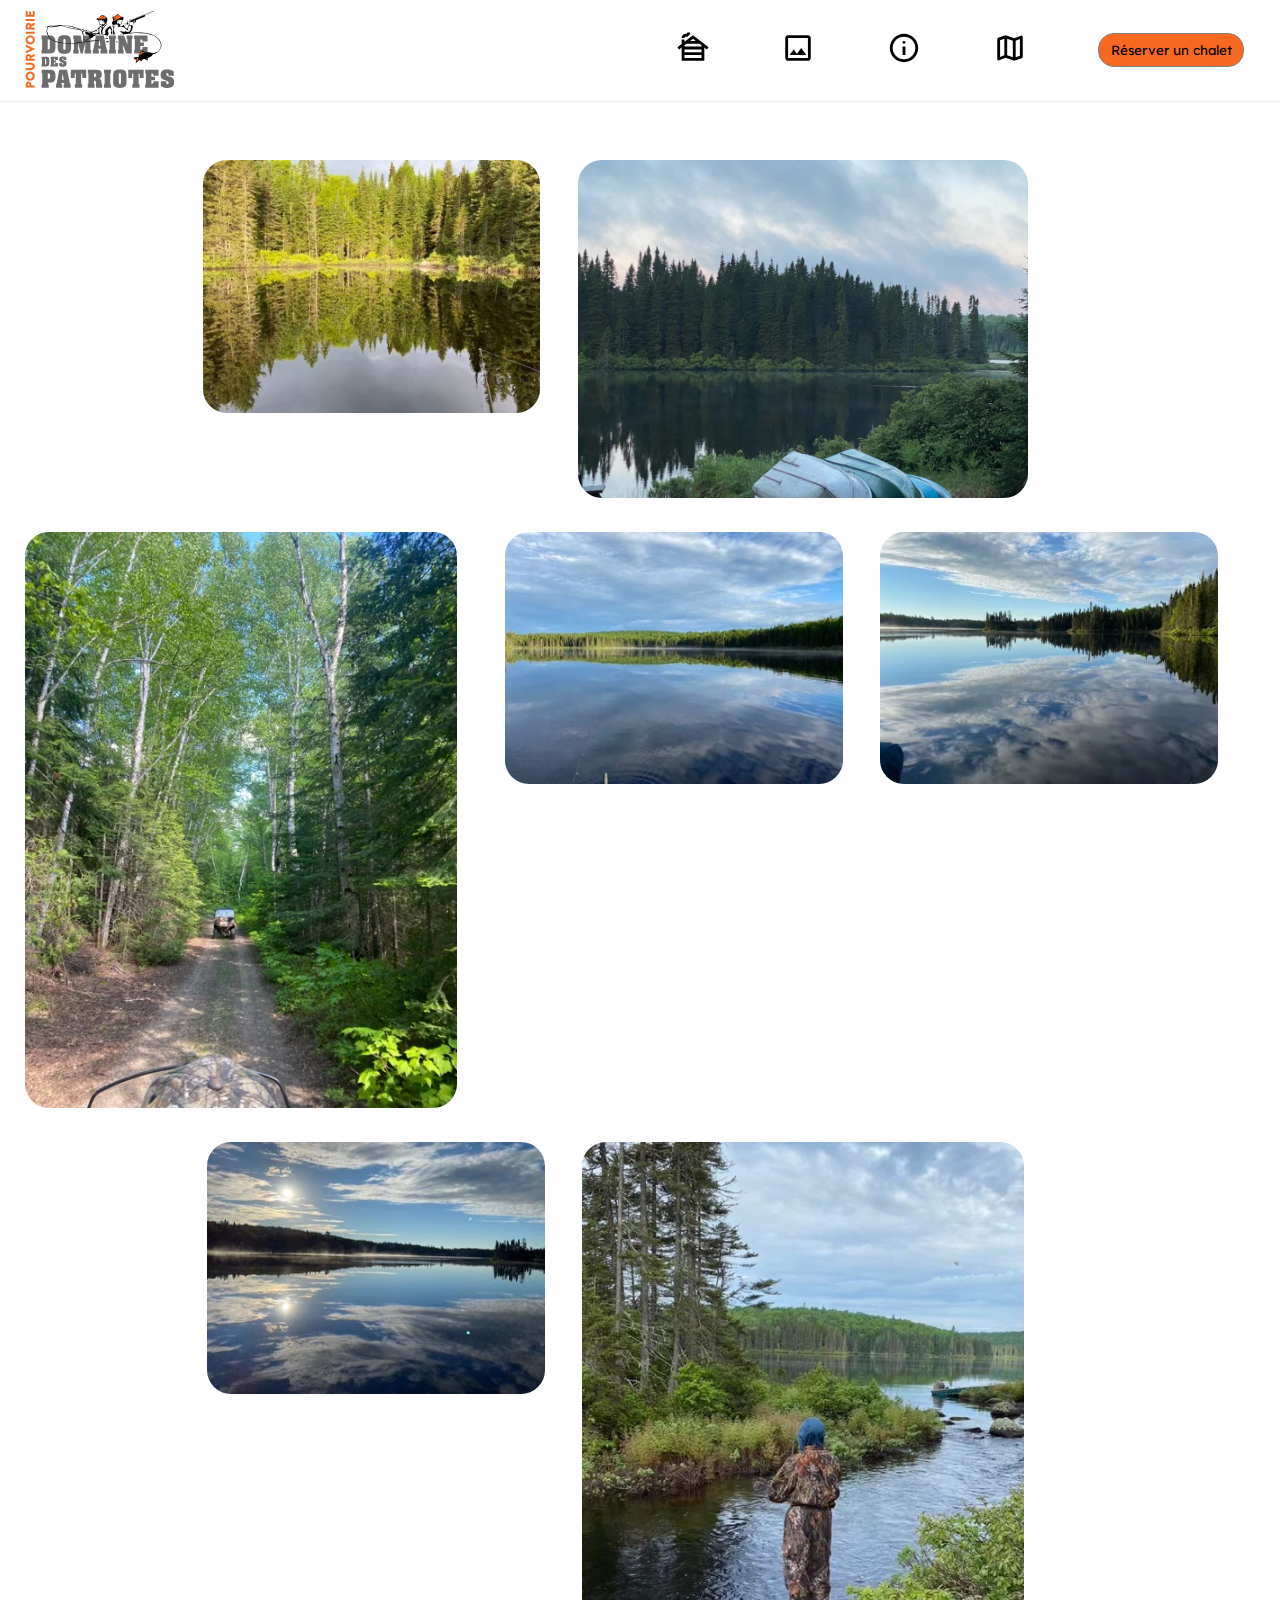
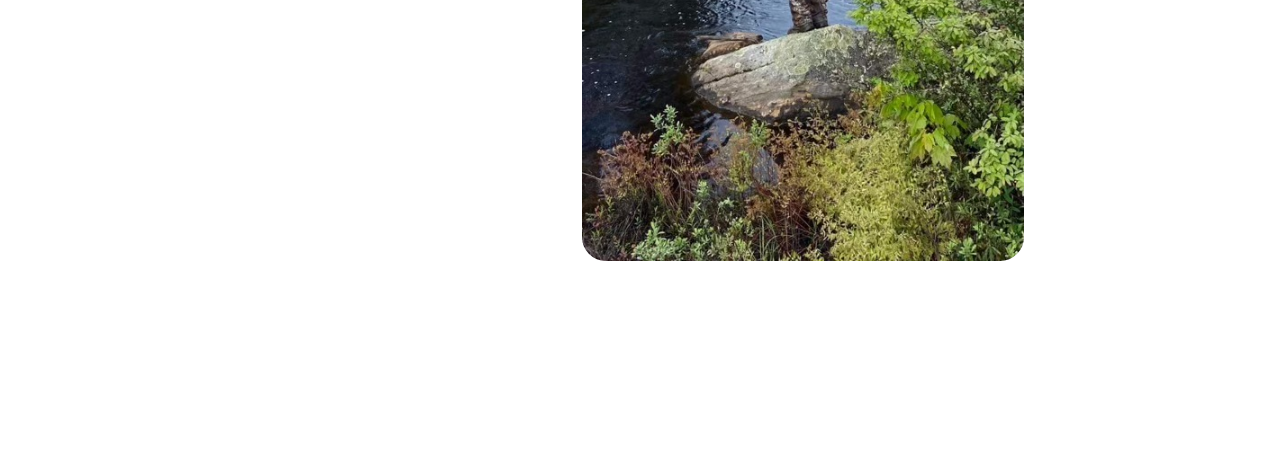
<file: images.html>
<!DOCTYPE html>
<html>
    <head>
        <meta charset="utf-8">
        <meta name="viewport" content="width=device-width, initial-scale=1.0">
        <link href="page_acceuil.css" rel="stylesheet">
        <link href="images.css" rel="stylesheet">
    </head>

    <body id="body-chalet">
        <header id="header-chalets" class="header-container">       
             <div id="header-left-chalets" class="header-left">
                 <a href="./index.html"><img class="medium-logo" src="Icones/logo.svg"/></a>
            </div>
               
            <div id="header-right-chalets" class="header-right">
                <a href="chalets.html"><img class="chalet-icone" src="Icones\cabin_icone.svg" alt=""/></a>
                <a href=""><img class="image-icone" src="Icones\image_icone.svg"/></a>
                <a href="information.html"><img class="info-icone" src="Icones\info_icone.svg"/></a>
                <a href="Carte\carteDomainedesPatriotes.pdf" target="_blank"><img class="carte-icone" src="Icones\carte_icone.svg"/></a>
                <button class="reservation" onclick="location.href ='reservation.html';">Réserver un chalet</button>
            </div>
        </header>

        <div class="imgs-container">
            <div class="img-container">
                <img class="img" src="./Photos/Photo1.jpg">
            </div>
            <div class="img-container">
                <img class="img" src="./Photos/Photo2.jpg">
            </div>
            <div class="img-container">
                <img class="img" src="./Photos/Photo3.jpg">
            </div>
            <div class="img-container">
                <img class="img" src="./Photos/Photo4.jpg">
            </div>
            <div class="img-container">
                <img class="img" src="./Photos/Photo5.jpg">
            </div>
            <div class="img-container">
                <img class="img" src="./Photos/Photo6.jpg">
            </div>
            <div class="img-container">
                <img class="img" src="./Photos/Photo7.jpg">
            </div>
        </div>
</file>
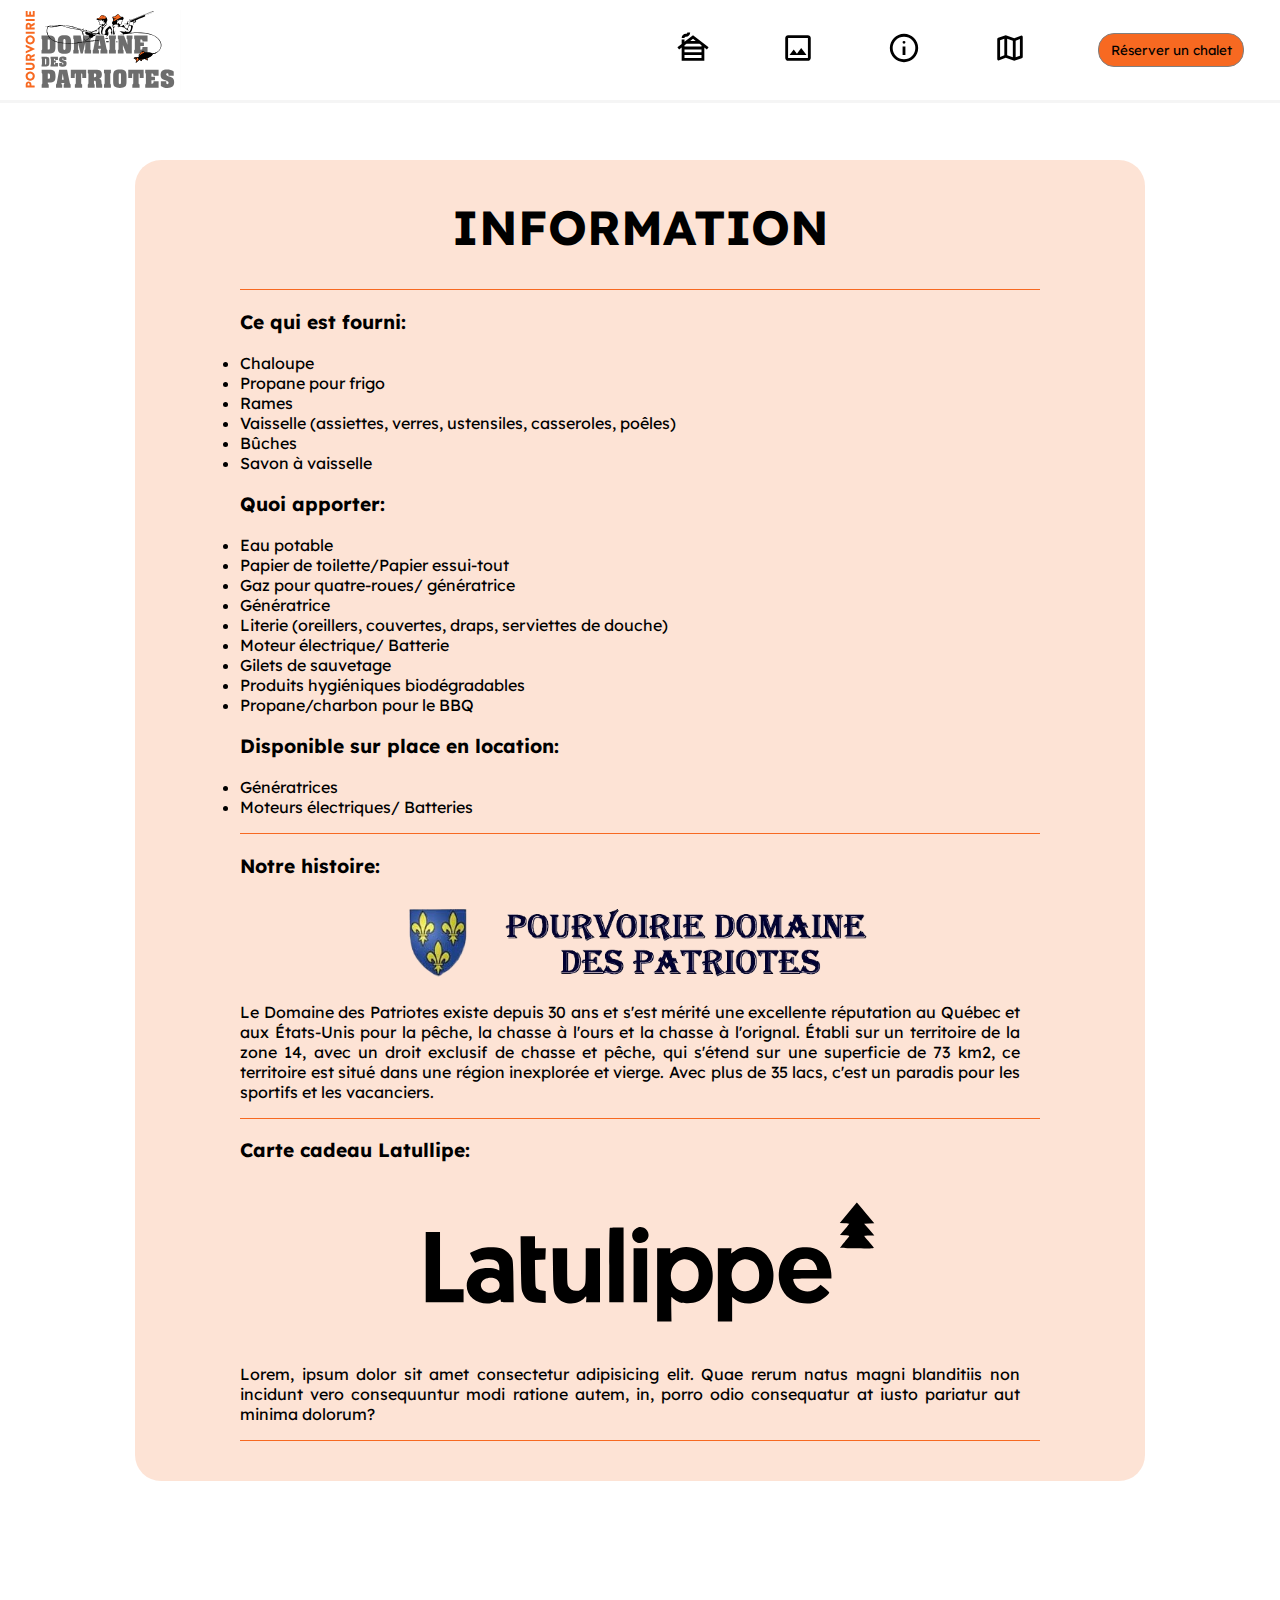
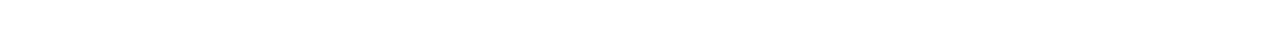
<file: information.html>
<!DOCTYPE html>
<html lang="fr">
    <head>
        <meta charset="utf-8">
        <meta name="viewport" content="width=device-width, initial-scale=1.0">
        <link href="page_acceuil.css" rel="stylesheet">
        <link href="information.css" rel="stylesheet">
        <style>
            @import url('https://fonts.googleapis.com/css2?family=Lexend:wght@100;400;900&display=swap');
        </style>
        <title>Information</title>
        <!-- Remove the unnecessary 'charset' meta element -->
        <!-- Remove the unnecessary 'viewport' meta element -->
        <link href="page_acceuil.css" rel="stylesheet">
        <link href="information.css" rel="stylesheet">
        <style>
            @import url('https://fonts.googleapis.com/css2?family=Lexend:wght@100;400;900&display=swap');
        </style>
    </head>

    <body id="body-info"> 
        <header id="header-info" class="header-container">       
             <div id="header-left-info" class="header-left">
                 <a href="./index.html"><img class="medium-logo" src="Icones/logo.svg" alt="Logo"/></a>
            </div>
               
            <div id="header-right-info" class="header-right">
                <a href="chalets.html" title="View Chalets"><img class="chalet-icone" src="Icones\cabin_icone.svg" alt=""/></a>
                <a href="images.html"><img class="image-icone" src="Icones\image_icone.svg" alt="Image Icon"/></a>
                <a href=""><img class="info-icone" src="Icones\info_icone.svg" alt="Information Icon"/></a>
                <a href="Carte\carteDomainedesPatriotes.pdf" target="_blank" title="Voir la carte"><img class="carte-icone" src="Icones\carte_icone.svg" alt="Carte du Domaine des Patriotes"/></a>
                <button class="reservation" onclick="location.href ='reservation.html';">Réserver un chalet</button>
            </div>
        </header>
 
        <div class="info-container">
            <h1 class="info-titre">
                <!--Titre de la page: -->Information
            </h1>
        
            <div class="separator"></div>
            <h3><!--Titre liste 1-->Ce qui est fourni: </h3>
            <div>
                <ul> <!--Liste 1-->
                    <li>Chaloupe</li>
                    <li>Propane pour frigo</li>
                    <li>Rames</li>
                    <li>Vaisselle (assiettes, verres, ustensiles, casseroles, poêles)</li>
                    <li>Bûches</li>
                    <li>Savon à vaisselle</li>
                    
                </ul>
            </div>
            <h3><!--Titre liste 2-->Quoi apporter: </h3>
            <ul> <!--Liste 2-->
                <li>Eau potable</li>
                <li>Papier de toilette/Papier essui-tout</li>
                <li>Gaz pour quatre-roues/ génératrice</li>
                <li>Génératrice</li>
                <li>Literie (oreillers, couvertes, draps, serviettes de douche)</li>
                <li>Moteur électrique/ Batterie</li>
                <li>Gilets de sauvetage</li>
                <li>Produits hygiéniques biodégradables</li>
                <li>Propane/charbon pour le BBQ</li>

            </ul>
            <h3>Disponible sur place en location:</h3>
            <ul> <!--Liste 2-->
                <li>Génératrices</li>
                <li>Moteurs électriques/ Batteries</li>
            </ul>

            <div class="separator"></div>
            <h3><!---->Notre histoire: </h3>
            <img id="armoirie-ddp" src="./Icones/armoirie domaine patriotes.png" alt="Armoirie Domaine des Patriotes">
            <p><!--Histoire de la pourvoirie: -->
                Le Domaine des Patriotes existe depuis 30 ans et 
                s'est mérité une excellente réputation au Québec et 
                aux États-Unis pour la pêche, la chasse à l'ours et 
                la chasse à l'orignal. Établi sur un territoire de la zone 14, 
                avec un droit exclusif de chasse et pêche, qui s'étend sur une 
                superficie de 73 km2, ce territoire est situé dans une région 
                inexplorée et vierge. Avec plus de 35 lacs, c'est un paradis 
                pour les sportifs et les vacanciers.
            </p>
            
            <div class="separator" ></div>
            <h3><!---->Carte cadeau Latullipe: </h3>
            <a href="https://latulippe.com/fr/carte-cadeau-virtuelle/" target="_blank" rel="noopener" title="Carte cadeau Latulippe"><img class="latulippe" src="./Icones/Latulippe.svg" alt="Carte cadeau Latulippe"></a>
            <p><!--Explication carte cadeau: -->Lorem, ipsum dolor sit amet consectetur adipisicing elit. Quae rerum natus magni blanditiis non incidunt vero consequuntur modi ratione autem, in, porro odio consequatur at iusto pariatur aut minima dolorum?</p>
            <div class="separator" ></div>
        
        </div>            
    </body>
</file>
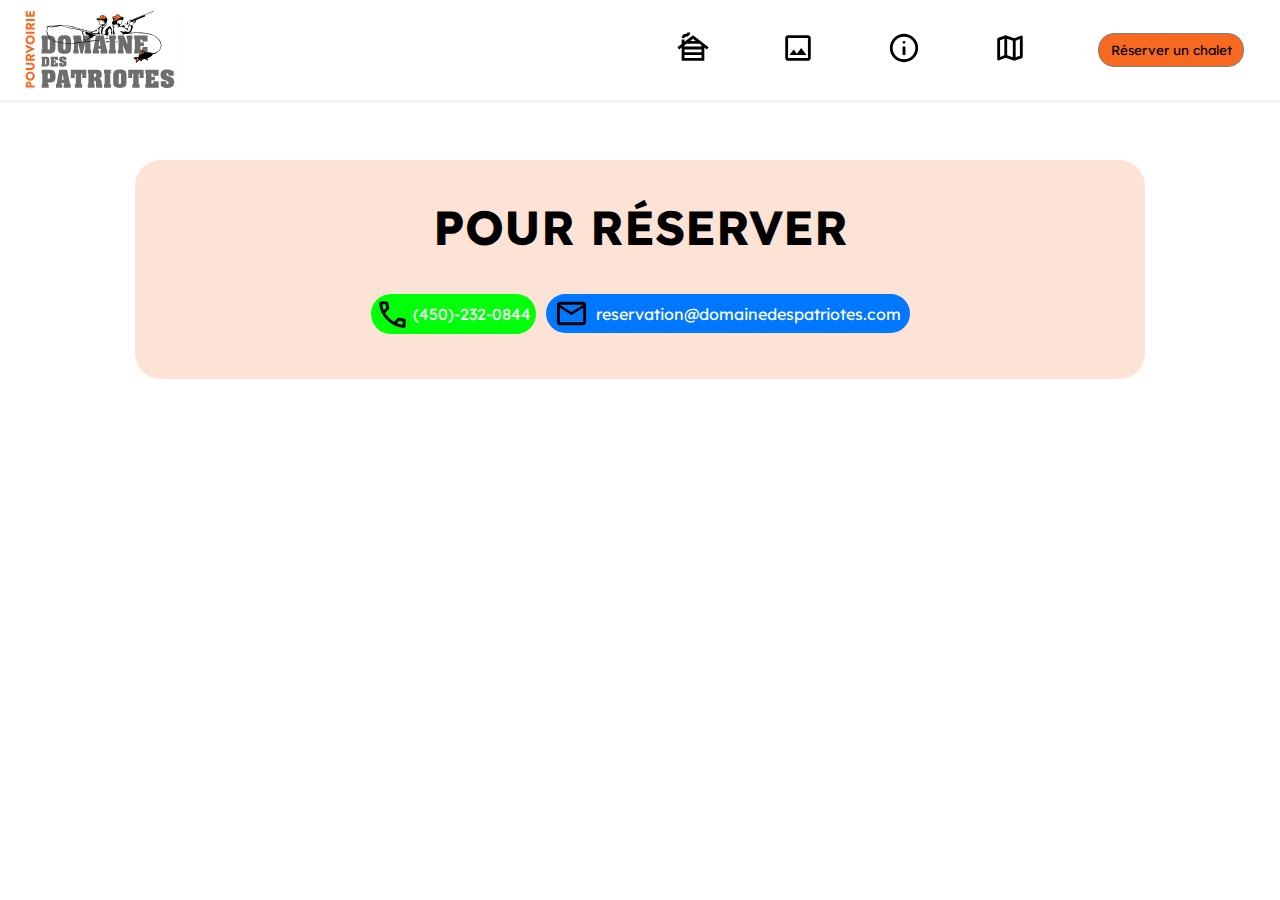
<file: reservation.html>
<!DOCTYPE html>
<html>
    <head>
        <meta charset="utf-8">
        <meta name="viewport" content="width=device-width, initial-scale=1.0">
        <link href="page_acceuil.css" rel="stylesheet">
        <link href="reservation.css" rel="stylesheet">
    </head>

    <header id="header-info" class="header-container">       
        <div class="header-left">
            <a href="./index.html"><img class="medium-logo" src="Icones/logo.svg"/></a>
       </div>
          
       <div class="header-right">
           <a href="chalets.html"><img class="chalet-icone" src="Icones\cabin_icone.svg" alt=""/></a>
           <a href="images.html"><img class="image-icone" src="Icones\image_icone.svg"/></a>
           <a href="information.html"><img class="info-icone" src="Icones\info_icone.svg"/></a>
           <a href="Carte\carteDomainedesPatriotes.pdf"><img class="carte-icone" src="Icones\carte_icone.svg"/></a>
           <button class="reservation" href="reservation.html"><span class="size3">Réserver un chalet</span></button>
       </div>
   </header>

    <body>
        <div class="reservation-container">
            <h1>Pour réserver</h1>
            <div id="contact-ddp">
                <a href="tel:+14502320844">
                    <div id="telephone-ddp">
                        <img id="telephone-icone" src="Icones/phone_icone.svg">
                        <p>(450)-232-0844</p>
                        
                    </div>
                </a>

                <a href="mailto:reservation@domainedespatriotes.com" target="_blank">
                    <div id="courriel-ddp">
                        <img id="mailicone" src="Icones/mail_icone.svg">
                        <p>reservation@domainedespatriotes.com</p>
                    </div>
                </a>
           
            </div>

            <!-- <h1>ou</h1>-->
            
            <!--<form action="https://formspree.io/f/xoqgqqoz" method="post">
                <fieldset class="top">
                    <label for="user-name">Name:
                    <input id="user-name"name="name" type="text" required></label>
                    
                    <label for="user-last-name">Last name:
                    <input id="last-name" name="last-name" type="text" required> </label>
                
                    <label for="email">Adresse courriel: 
                    <input id="email" name="email" type="mail" required> </label>
                    
                    <label for="telephone">Numéro de téléphone: 
                    <input id="telephone" name="telephone" type="phone" required> </label>
                </fieldset>
                <fieldset class="middle">
                    <label for="date-arrivée">Date d'arrivée
                    <input id="date-arrivée" name="date-arrivée" type="date" required> </label>
                    
                    <label for="date-départ">Date de départ
                    <input id="date-départ" name="date-départ" type="date" required> </label>
                </fieldset>

                <fieldset class="bottom">
                    <label>Nombre de personne
                    <input type="number" min="1" max="20" required></label>

                    <label>Chalet
                    <select>
                            <option>Choisir chalet</option>
                            <option>Barrette</option>
                            <option>Bouchard</option>
                            <option>Grand-Huard</option>
                            <option>Maître-Camp</option>
                            <option>Montredon</option>
                            <option>Myrtille</option>
                            <option>Petit-Huard</option>
                            <option>Sly</option>
                        </select>
                    </label>
                </fieldset>
                
                
                <fieldset class="bottom">
                    <legend>Type d'activité: </legend> 
                    <label>Chasse
                    <input name="activité" value="Chasse" type="radio">
                    </label>
                    <label>Pêche
                    <input name="activité"value="Pêche" type="radio">
                    </label>
                    <label>Autre
                    <input name="activité" value="autre" type="radio">
                    </label>
                </fieldset>  
                <input id="envoyer-formulaire" value="submit" type="submit">

                    
            </form>-->
        

 

   

    
   </body>
</file>
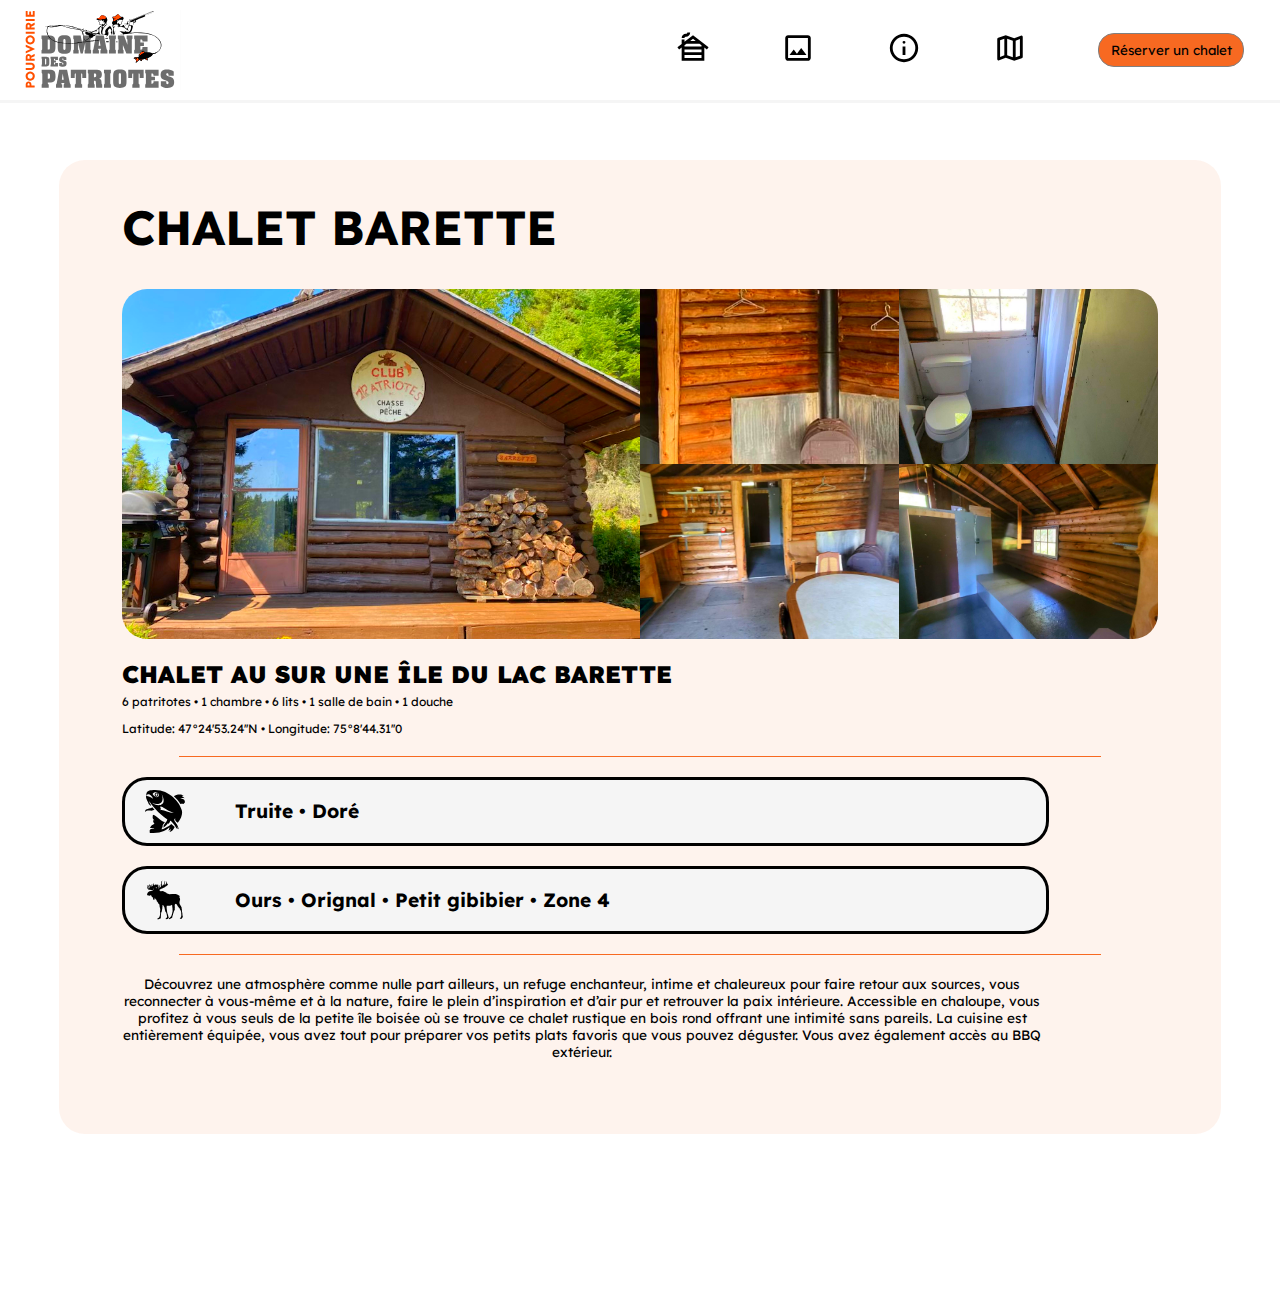
<file: Chalets/Barette/barette.html>
<!DOCTYPE html>
<html>
    <head>
        <meta charset="utf-8">
        <meta name="viewport" content="width=device-width, initial-scale=1.0">
        <link href="../../page_acceuil.css" rel="stylesheet">
        <link href="../../chalets.css" rel="stylesheet">
    </head>

    <body>    
        <header class="header-container">       
             <div class="header-left">
                 <a href="../../index.html"><img class="medium-logo" src="../../Icones/logo.svg"/></a>
            </div>
               
            <div class="header-right">
                <a href="../../chalets.html"><img class="chalet-icone" src="../../Icones/cabin_icone.svg" alt=""/></a>
                <a href="../../images.html"><img class="image-icone" src="../../Icones/image_icone.svg"/></a>
                <a href="../../information.html"><img class="info-icone" src="../../Icones/info_icone.svg"/></a>
                <a href="../../Carte/carteDomainedesPatriotes.pdf"target="_blank"><img class="carte-icone" src="../../Icones/carte_icone.svg"/></a>
                <button class="reservation" onclick="location.href ='../../reservation.html';">Réserver un chalet</button>
            </div>
        </header>

        <div class="chalet-container">
            <h1><!--Nom du chalet: -->Chalet Barette</h1>
            <div class="photos-container">
                <div class="photo-vedette">
                    <!--Photo en vedette-->
                    <img class="barette-vedette"  src="./Photos/Barette1.jpg" alt="Photo du chalet Barette">
                </div>
                <div class="photos-carrées">
                    <!--Photos en carré-->
                    <div id="photoCarreeUn" class="photos-carrées-container"><img src="./Photos/Barette2.jpg" alt="à venir"></div>
                    <div id="photoCarreeDeux"class="photos-carrées-container"><img src="./Photos/Barette3.jpg" alt="à venir"></div>
                    <div id="photoCarreeTrois" class="photos-carrées-container"><img src="./Photos/Barette4.jpg" alt="à venir"></div>
                    <div id="photoCarreeQuatre" class="photos-carrées-container"><img src="./Photos/Barette5.jpg" alt="à venir"></div>
                </div>
            </div>
            <h2><!--Sous titre du chalet: -->Chalet au sur une île du lac barette</h2>
            <p><!--Infos importantes: -->6 patritotes • 1 chambre • 6 lits • 1 salle de bain • 1 douche</p>
            <p>Latitude: 47°24'53.24''N • Longitude: 75°8'44.31''0</p>
            <div class="separator"></div>
            
            <div class="special">
                <img src="../../Icones/fish.svg">
                <h3><!--Poissons dans le lacs: -->Truite • Doré</h3>
            </div>
            <div class="special">
                <img src="../../Icones/orignal.svg">
                <h3><!--Zone de chasse: -->Ours • Orignal • Petit gibibier • Zone 4</h3>
            </div>
            <div class="separator"></div>
            <p class="description">
                <!--Description du chalet détaillé-->
                Découvrez une atmosphère comme nulle part ailleurs, un refuge enchanteur, intime et chaleureux pour faire retour aux sources, vous reconnecter à vous-même et à la nature, faire le plein d’inspiration et d’air pur et retrouver la paix intérieure. Accessible en chaloupe, vous profitez à vous seuls de la petite île boisée où se trouve ce chalet rustique en bois rond offrant une intimité sans pareils. La cuisine est entièrement équipée, vous avez tout pour préparer vos petits plats favoris que vous pouvez déguster. Vous avez également accès au BBQ extérieur. 
            </p>
        </div>
        <script src="/script.js"></script>
    </body>
</file>
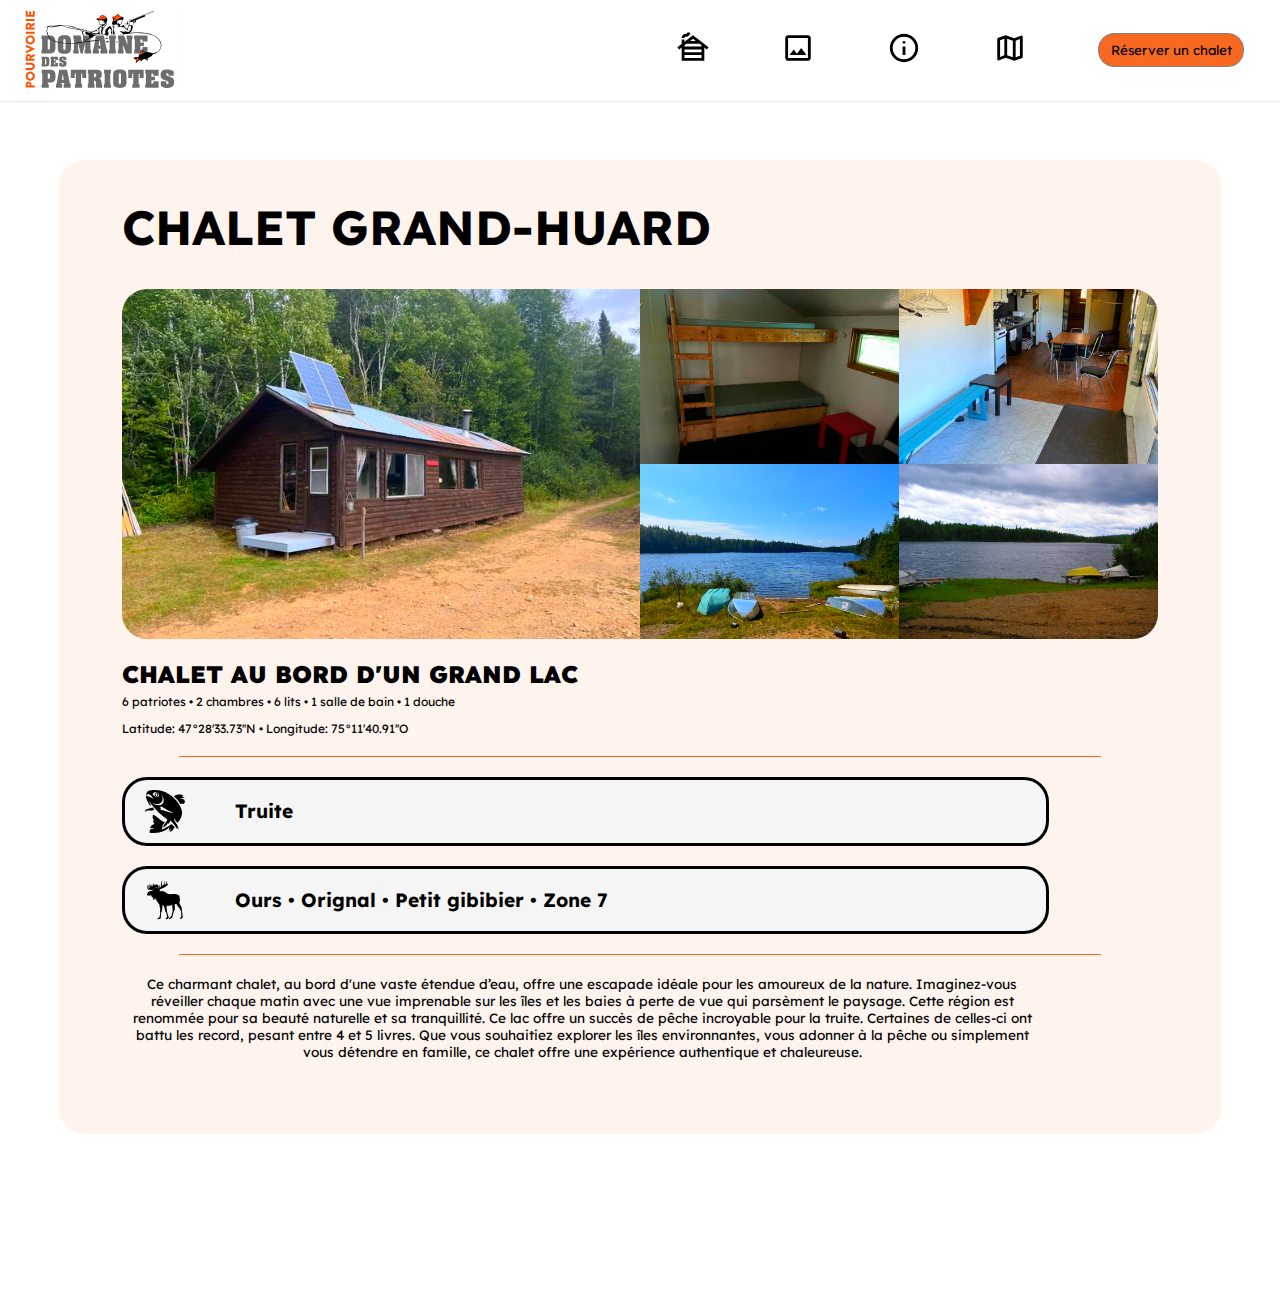
<file: Chalets/GrandHuard/grandhuard.html>
<!DOCTYPE html>
<html>
    <head>
        <meta charset="utf-8">
        <meta name="viewport" content="width=device-width, initial-scale=1.0">
        <link href="../../page_acceuil.css" rel="stylesheet">
        <link href="../../chalets.css" rel="stylesheet">
    </head>

    <body>    
        <header class="header-container">       
             <div class="header-left">
                 <a href="../../index.html"><img class="medium-logo" src="../../Icones/logo.svg"/></a>
            </div>
               
            <div class="header-right">
                <a href="../../chalets.html"><img class="chalet-icone" src="../../Icones/cabin_icone.svg" alt=""/></a>
                <a href="../../images.html"><img class="image-icone" src="../../Icones/image_icone.svg"/></a>
                <a href="../../information.html"><img class="info-icone" src="../../Icones/info_icone.svg"/></a>
                <a href="../../Carte/carteDomainedesPatriotes.pdf"target="_blank"><img class="carte-icone" src="../../Icones/carte_icone.svg"/></a>
                <button class="reservation" onclick="location.href ='../../reservation.html';">Réserver un chalet</button>
            </div>
        </header>

   

        <div class="chalet-container">
            <h1><!--Nom du chalet: -->Chalet grand-huard</h1>
            <div class="photos-container">
                <div class="photo-vedette">
                    <!--Photo en vedette-->
                    <img class="grandhuard-vedette" src="./Photos/GrandHuard1.jpg" alt="photo1">
                </div>
                <div class="photos-carrées">
                    <!--Photos en carré-->
                    <div class="photos-carrées-container"><img src="././Photos/GrandHuard2.jpg" alt="À venir"></div>
                    <div class="photos-carrées-container"><img src="./Photos/GrandHuard3.jpg"" alt="À venir"></div>
                    <div class="photos-carrées-container"><img src="./Photos/GrandHuard4.jpg"" alt="À venir"></div>
                    <div class="photos-carrées-container"><img src="./Photos/GrandHuard5.jpg"" alt="À venir"></div>
                </div>
            </div>
            <h2><!--Sous titre du chalet: -->Chalet au bord d'un grand lac</h2>
            <p><!--Infos importantes: -->6 patriotes • 2 chambres • 6 lits • 1 salle de bain • 1 douche</p>
            <p>Latitude: 47°28'33.73''N • Longitude: 75°11'40.91''O</p>
            <div class="separator"></div>
            
            <div class="special">
                <img src="../../Icones/fish.svg">
                <h3><!--Poissons dans le lacs: -->Truite </h3>
            </div>
            <div class="special">
                <img src="../../Icones/orignal.svg">
                <h3><!--Zone de chasse: -->Ours • Orignal • Petit gibibier • Zone 7</h3>
            </div>
            <div class="separator"></div>
            <p class="description">
                <!--Description du chalet détailléé-->
                Ce charmant chalet, au bord d'une vaste étendue d’eau, offre une escapade idéale pour les amoureux de la nature. Imaginez-vous réveiller chaque matin avec une vue imprenable sur les îles et les baies à perte de vue qui parsèment le paysage. Cette région est renommée pour sa beauté naturelle et sa tranquillité. Ce lac offre un succès de pêche incroyable pour la truite. Certaines de celles-ci ont battu les record, pesant entre 4 et 5 livres. Que vous souhaitiez explorer les îles environnantes, vous adonner à la pêche ou simplement vous détendre en famille, ce chalet offre une expérience authentique et chaleureuse. 
            </p>
        </div>
        <script src="../../script.js"></script>
    </body>
</file>
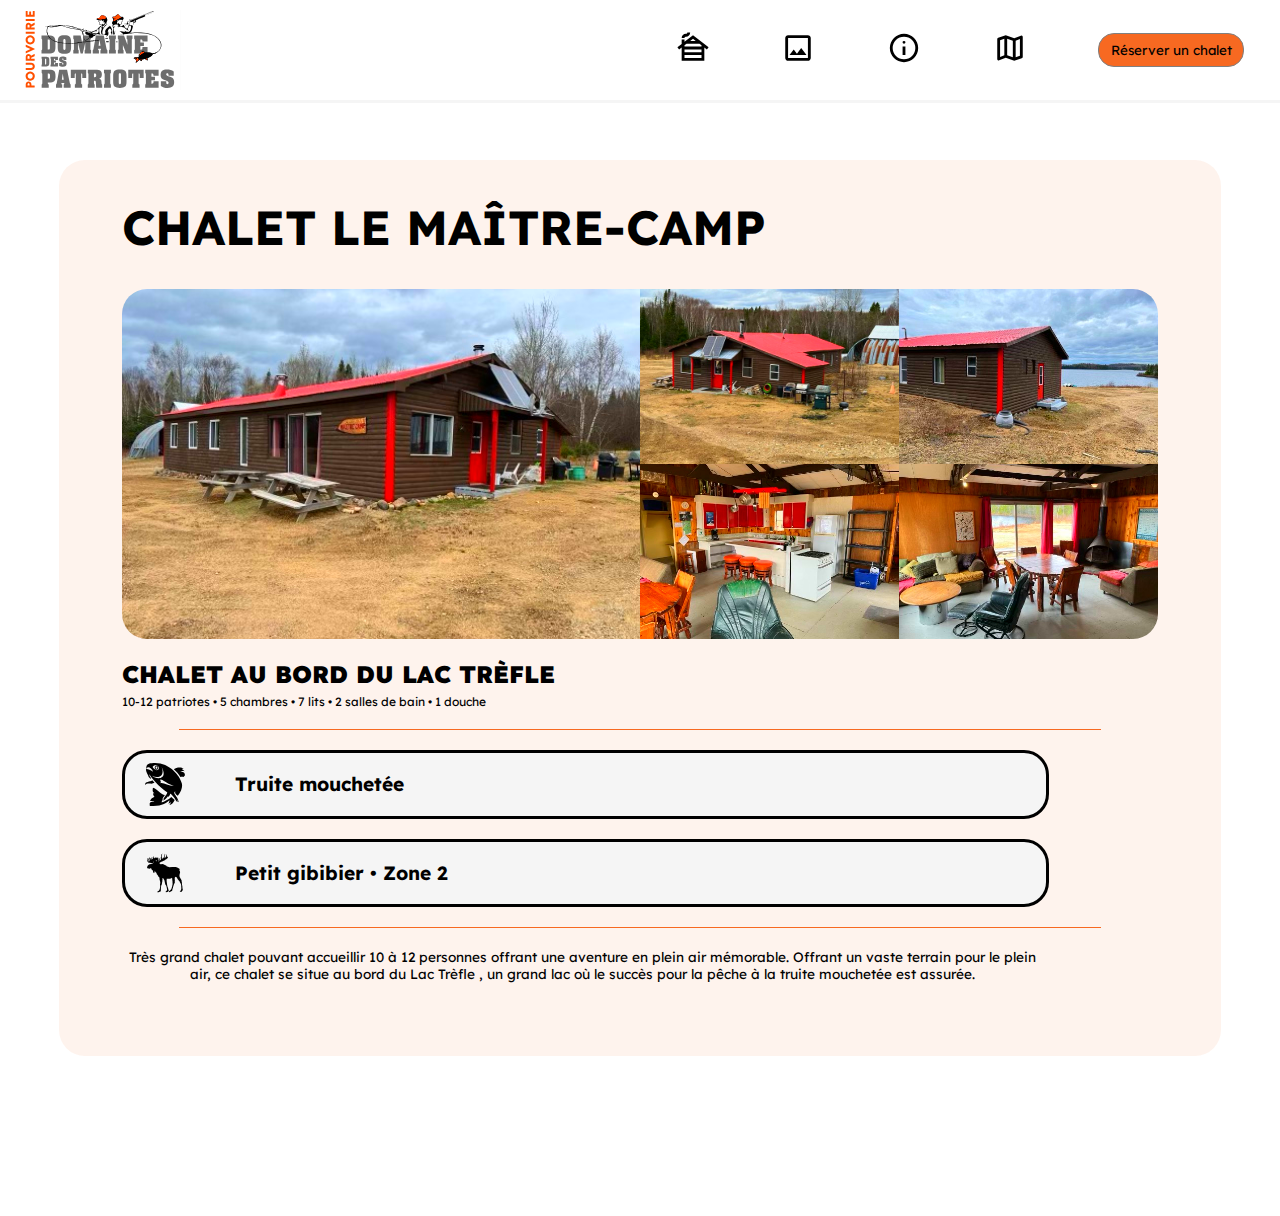
<file: Chalets/MaitreCamp/maitrecamp.html>
<!DOCTYPE html>
<html>
    <head>
        <meta charset="utf-8">
        <meta name="viewport" content="width=device-width, initial-scale=1.0">
        <link href="../../page_acceuil.css" rel="stylesheet">
        <link href="../../chalets.css" rel="stylesheet">
    </head>

    <body>    
        <header class="header-container">       
             <div class="header-left">
                 <a href="../../index.html"><img class="medium-logo" src="../../Icones/logo.svg"/></a>
            </div>
               
            <div class="header-right">
                <a href="../../chalets.html"><img class="chalet-icone" src="../../Icones/cabin_icone.svg" alt=""/></a>
                <a href="../../images.html"><img class="image-icone" src="../../Icones/image_icone.svg"/></a>
                <a href="../../information.html"><img class="info-icone" src="../../Icones/info_icone.svg"/></a>
                <a href="../../Carte/carteDomainedesPatriotes.pdf" target="_blank"><img class="carte-icone" src="../../Icones/carte_icone.svg"/></a>
                <button class="reservation" onclick="location.href ='../../reservation.html';">Réserver un chalet</button>
            </div>
        </header>

        <div class="chalet-container">
            <h1>Chalet le Maître-Camp</h1>
            <div class="photos-container">
                <div class="photo-vedette">
                    <img class="maitrecamp-vedette" src="./Photos/MaitreCamp1.jpg" alt="photo1">
                </div>
                <div class="photos-carrées">
                    <div class="photos-carrées-container"><img src="./Photos/MaitreCamp2.jpg" alt="Photo MaitreCamp2"></div>
                    <div class="photos-carrées-container"><img src="./Photos/MaitreCamp3.jpg" alt="Photo MaitreCamp3"></div>
                    <div class="photos-carrées-container"><img src="./Photos/MaitreCamp4.jpg" alt="Photo MaitreCamp4"></div>
                    <div class="photos-carrées-container"><img src="./Photos/MaitreCamp5.jpg" alt="Photo MaitreCamp5"></div>
                </div>
            </div>
            <h2>Chalet au bord du Lac Trèfle</h2>
            <p>10-12 patriotes • 5 chambres • 7 lits • 2 salles de bain • 1 douche</p>
            <div class="separator"></div>
            
            <div class="special">
                <img src="../../Icones/fish.svg">
                <h3>Truite mouchetée </h3>
            </div>
            <div class="special">
                <img src="../../Icones/orignal.svg">
                <h3>Petit gibibier • Zone 2</h3>
            </div>
            <div class="separator"></div>
            <p class="description">Très grand chalet pouvant accueillir 10 à 12 personnes offrant une aventure en plein air mémorable. Offrant un vaste terrain pour le plein air, ce chalet se situe au bord du Lac Trèfle
        , un grand lac où le succès pour la pêche à la truite mouchetée est assurée. 
            </p>
           

        
        </div>
    
    
    </body>
</file>
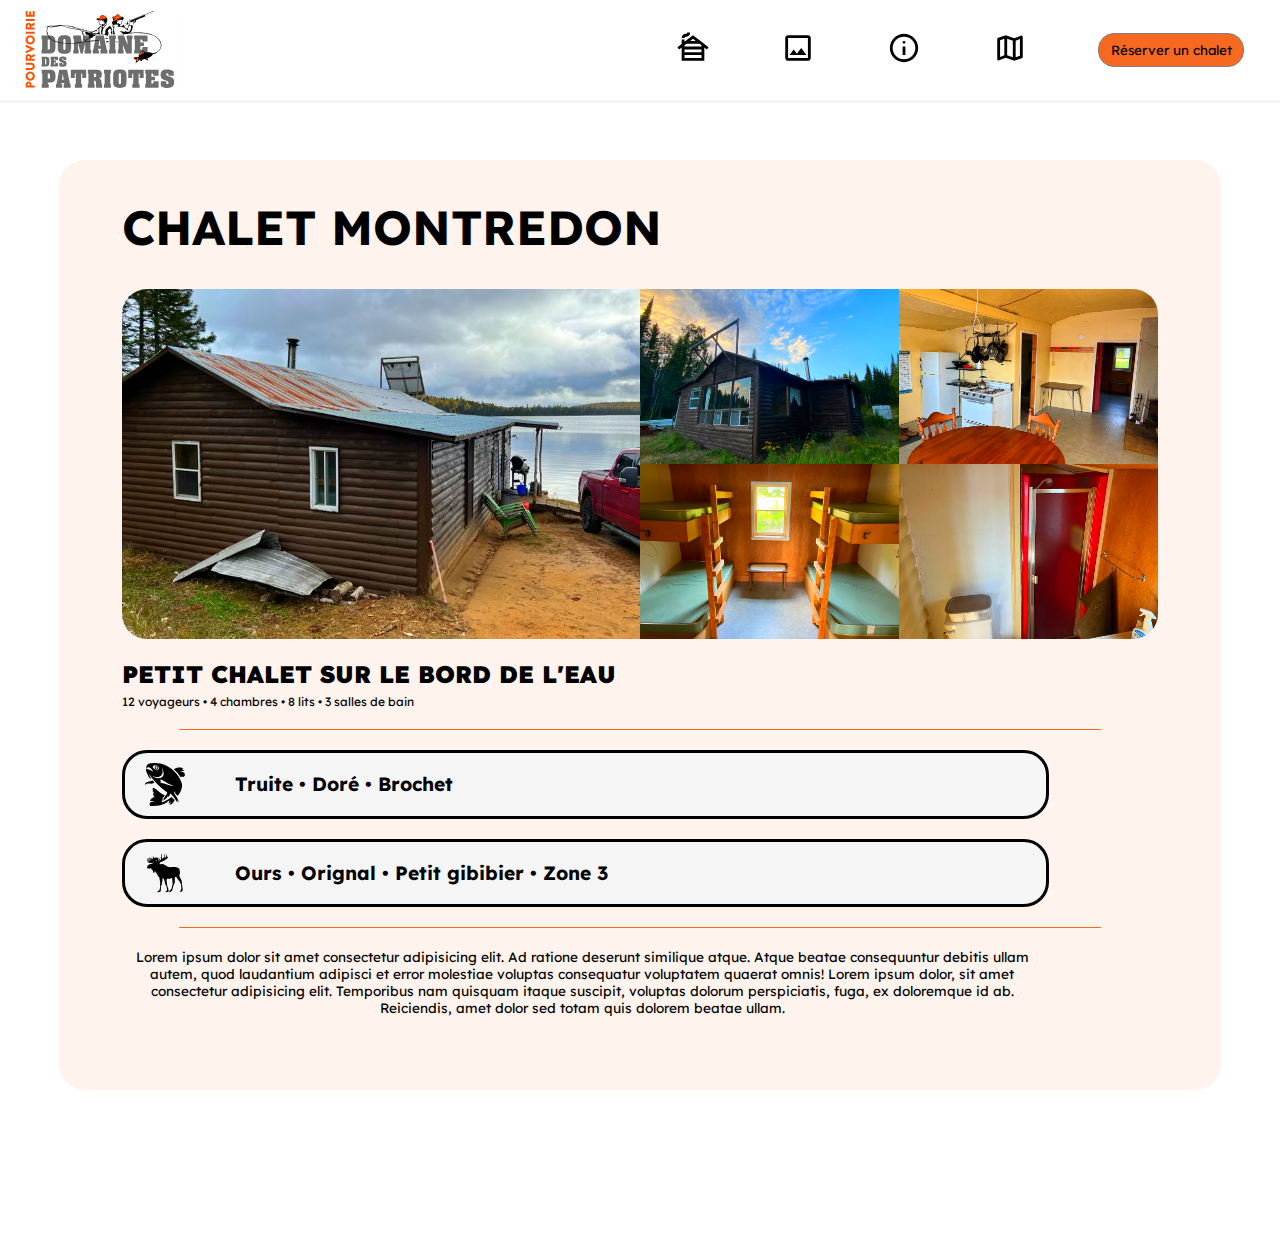
<file: Chalets/Montredon/montredon.html>
<!DOCTYPE html>
<html>
    <head>
        <meta charset="utf-8">
        <meta name="viewport" content="width=device-width, initial-scale=1.0">
        <link href="../../page_acceuil.css" rel="stylesheet">
        <link href="../../chalets.css" rel="stylesheet">
    </head>

    <body>    
        <header class="header-container">       
             <div class="header-left">
                 <a href="../../index.html"><img class="medium-logo" src="../../Icones/logo.svg"/></a>
            </div>
               
            <div class="header-right">
                <a href="../../chalets.html"><img class="chalet-icone" src="../../Icones/cabin_icone.svg" alt=""/></a>
                <a href="../../images.html"><img class="image-icone" src="../../Icones/image_icone.svg"/></a>
                <a href="../../information.html"><img class="info-icone" src="../../Icones/info_icone.svg"/></a>
                <a href="../../Carte/carteDomainedesPatriotes.pdf"target="_blank"><img class="carte-icone" src="../../Icones/carte_icone.svg"/></a>
                <button class="reservation" onclick="location.href ='../../reservation.html';">Réserver un chalet</button>
            </div>
        </header>

   

        <div class="chalet-container">
            <h1><!--Nom du chalet: -->Chalet Montredon</h1>
            <div class="photos-container">
                <div class="photo-vedette">
                    <!--Photo en vedette-->
                    <img class="montredon-vedette" src="./Photos/Montredon1.jpg" alt="photo1">
                </div>
                <div class="photos-carrées">
                    <!--Photos en carré-->
                    <div class="photos-carrées-container"><img src="./Photos/Montredon2.jpg" alt="photo2"></div>
                    <div class="photos-carrées-container"><img src="./Photos/Montredon3.jpg" alt="photo2"></div>
                    <div class="photos-carrées-container"><img src="./Photos/Montredon4.jpg" alt="photo2"></div>
                    <div class="photos-carrées-container"><img src="./Photos/Montredon5.jpg" alt="photo2"></div>
                </div>
            </div>
            <h2><!--Sous titre du chalet: -->Petit chalet sur le bord de l'eau</h2>
            <p><!--Infos importantes: -->12 voyageurs • 4 chambres • 8 lits • 3 salles de bain</p>
            <div class="separator"></div>
            
            <div class="special">
                <img src="../../Icones/fish.svg">
                <h3><!--Poissons dans le lacs: -->Truite • Doré • Brochet</h3>
            </div>
            <div class="special">
                <img src="../../Icones/orignal.svg">
                <h3><!--Zone de chasse: -->Ours • Orignal • Petit gibibier • Zone 3</h3>
            </div>
            <div class="separator"></div>
            <p class="description">
                <!--Description du chalet détaillé-->
                Lorem ipsum dolor sit amet consectetur adipisicing elit. Ad ratione deserunt similique atque.
                Atque beatae consequuntur debitis ullam autem, quod laudantium adipisci et error molestiae voluptas consequatur voluptatem quaerat omnis!
                Lorem ipsum dolor, sit amet consectetur adipisicing elit. Temporibus nam quisquam itaque suscipit, voluptas dolorum perspiciatis, fuga, ex doloremque id ab. Reiciendis, amet dolor sed totam quis dolorem beatae ullam.
            </p>
        </div>
        <script src="../../script.js"></script>
    </body>
</file>
<file: page_acceuil.css>
@font-face {
    font-family: Lexend;
    src: url(Lexend-VariableFont_wght.ttf);
}

* {
    text-decoration: none;
    font-family: 'Lexend', sans-serif;
}

h1 { 
    font-size: 3rem;
    text-transform: uppercase;
}

h2 {
    font-weight: 900;
    font-size: 1.5rem;
    text-transform: uppercase;
}

h3 {
    font-size: 1.2rem;
   }

body {
    margin: 100px 0 0 0;
    padding: 0;
}
#body-acceuil {
    overflow: hidden;
}

.header-container {
    background-color: white;
    position: fixed;
    top: 0;
    left: 0;
    right: 0;
    height: 100px;
    display: flex;
    flex-direction: row;
    z-index: 1;
    
}

.header-left { 
    width: 50%;
    margin: 0;
}

.header-bubble {
    position: absolute;
    background-color: white;
    z-index: -1;
    left: 0;
    top: 0;
    border-radius: 50%;
    width: 350px;
    height: 150%;
    display: flex;
    flex-direction: column;
    justify-content: start;
    align-items: center;
}


.big-logo {   
    height: 110px;
    padding-top: 15px; 
    
}

.header-right {
    display: flex;
    width: 50%;
    height: 100%;
    margin: 0;
    padding: 0;
    justify-content: space-around;
    align-items: center;
}

.chalet-icone {
    height:34px;   
}

.image-icone {
    height: 34px; 

}
.info-icone {
    height: 34px;
}

.carte-icone {
    height: 34px; 
}

button.reservation {
    width: 146px;
    height: 34px;
    border-radius: 16px;
    border: 1px solid grey;
    background-color: #f76921;
    color: black;
}

button.reservation:hover, .savoirplus:hover {
    cursor: pointer;
    background-color: whitesmoke;
    color: #f76921;  
}

div.video-container {
    position: relative;
    width: 100%;
    min-height: 480px;
    height: 86.8vh;
    overflow: hidden;
    text-align: center;
    
}

.video-full {
    position:relative;
    z-index: -1;
    top: 0;
    bottom: 0;
    min-height: 87vh;
    min-width: 2000px;
    max-width: 110vw;
}

#slogan-video-acceuil {
    color: #ffffff;
    position: fixed;
    top: 50%;
    left: 50%;
    transform: translate(-50%, -50%);
    font-size: 36px;
    font-weight: bold;
    font-style: italic;

}

.header-container:not(#header-acceuil) {
    border-bottom: 3px solid whitesmoke;
}

.medium-logo {
    height: 80%;
    padding-top: 10px;
    padding-left: 20px;
}

.savoirplus {
    background-color: #f76921;
    border-radius: 16px;
    border: 0px solid black;
    margin: 0;
    width: 146px;
    height: 34px;
}

.savoirplus:hover {
    cursor: pointer;

}

/* Facebook et Latulippe */
.facebook, #latulippe-acceuil {
    position: fixed;
    left: 20px;
}

.facebook {
    width: 40px;
    bottom: 80px;
    
}

#latulippe-acceuil {
    width: 0px;
    bottom: 20px;
    width: 90px;
}

/* Ligne de séparation */
.separator {
    border-bottom: 1px solid #f76921;
    width: 80%;
    margin-left: auto;
    margin-right: auto;
}

@media only screen and (max-device-width: 600px) {

    .header-container {
        background-color: white;
        height: 50px;
    }

    .big-logo, .medium-logo {
        height: 40px ;
        position: absolute;
        top: 2.5px;
        left: 2.5px;
        padding: 0;
    }

    body {
        margin: 50px 0 0 0 !important;
    }

    .header-bubble {
        background-color: transparent;
    }

    .header-right {
        width: 70%;
    }

    video {
        display: none;
    }

    .cell-img {
        display: block;
        position: fixed;
        height: 100vh;
        width: 100vw;
        object-fit: cover; 
    }

    h2 {
        font-size: 1.5rem !important;
    }

    #body-chalet {
        margin-top: 100px !important;
    }

    .chalet-container {
        margin-top: 100px !important;
    }

    h1 {
        font-size: 2rem !important;
    }

    .photos-carrées {
        display: none !important;
    }

    .photos-container {
        width: 100% !important;
    }
    
    .photo-vedette {
        width: 100% !important;

    }

    .imgs-container {
        margin-top: 100px !important;
    }

    .img:hover {
        transform: scale(1) !important;
    }

    .img {
        display: block;
        margin-left: auto;
        margin-right: auto;
    }

    .info-container {
        margin-top: 100px !important;
    }
    .reservation-container {
        margin-top: 100px !important;
    }

    #telephone-ddp img, #courriel-ddp img {
        width: 200px !important;
    }
    #telephone-ddp p, #courriel-ddp p {
        display: none;
    }
    
}
</file>
<file: images.css>
.imgs-container {
    display: flex;
    justify-content: center;
    flex-wrap: wrap;
    margin: 160px 0px 160px 0px;
}

.img {
    width: 90%;
    max-width: 500px;
    border-radius: 24px;
    margin-bottom: 30px;  
}

.img:hover {
    transform: scale(1.2);
    animation-duration: 5sec;
}
</file>
<file: information.css>
.info-container {
    margin: 160px auto 160px auto;
    background-color: #f7692130;
    border-radius: 26px;
    padding: 5px;
    width: 80%;
    max-width: 1000px;
    padding-bottom: 40px !important;
    
}

.info-titre {
    width: 100%;
    text-align: center;
}

.sous-description{
    width: 90%;
    max-width: 55ch;
    margin-left: auto;
    margin-right: auto;
    text-align: center;
    padding-left: 0 !important;
    
}

.info-container p, h3, ul {
    padding-left: 10%;
    padding-right: 10%;
    
}

#armoirie-ddp, .latulippe {
    width: 50%;
    display: block;
    margin-left: auto;
    margin-right: auto;
}

p {
    text-align: justify;
    margin-right: 20px;
}
</file>
<file: reservation.css>
.reservation-container {
    margin: 160px auto 160px auto;
    background-color: #f7692130;
    border-radius: 26px;
    
    padding: 5px 5px 40px 5px;
    width: 90%;
    max-width: 1000px;

    
}

#contact-ddp {
    display: flex;
    flex-wrap: wrap;
    margin-left: auto;
    margin-right: auto;
    justify-content: center;
    width: 80%;
    text-align: center; 
}


#telephone-ddp {
    background-color: rgb(0, 255, 8);
    width: 160px;
    padding: 2.5px;
    height: 35px;
    border-radius: 25px;
    color: white;
    margin: 5px;
    display: flex;
    justify-content: space-around;
    vertical-align: middle;
}

#telephone-ddp p {
    display: block;
    margin-top: auto;
    margin-bottom: auto;
}

#courriel-ddp {
    background-color: rgb(0, 119, 255);
    width: 360px;
    max-width: 80vw;
    padding: 2px;
    height: 35px;
    margin: 5px;
    border-radius: 25px;
    color: white;
    display: flex;
    justify-content: space-evenly;
    vertical-align: middle;
    overflow: hidden;
}
#courriel-ddp p {
    display: block;
    margin-top: auto;
    margin-bottom: auto;
}

.reservation-container h1 {
    text-align: center;
}

fieldset.top {
    width: 80%;
    margin-left: auto;
    margin-right: auto;
    border: 1px solid #f76921;
    
    margin-top: 20px;
    padding: 20px;
    border-radius: 25px;
    display: flex;
    flex-direction: column;
    justify-content: left;
    
}

.top input {
    width: 80%;
    max-width: 45ch;
    margin-bottom: 10px;
}

.middle {
    width: 80%;
    margin-left: auto;
    margin-right: auto;
    border: 1px solid #f76921;
    margin-top: 20px;
    padding: 20px;
    border-radius: 25px;
    display: flex;
    flex-direction: row;
    justify-content: left;
}

.middle input{
    margin-right: 2%;
}


.bottom {
    width: 80%;
    margin-left: auto;
    margin-right: auto;
    border: 1px solid #f76921;
    margin-top: 20px;
    padding: 20px;
    border-radius: 25px;
    display: flex;
    flex-direction: column;
    justify-content: left;
}

.bottom input, select {
    margin-bottom: 10px;
}



#envoyer-formulaire {
    display: block;
    margin-left: auto;
    margin-right: auto;
    margin-top: 20px;
    margin-bottom: 20px;
    font-weight: bold;
    width: 146px;
    height: 34px;
    border-radius: 16px;
    border: 1px solid grey;
    background-color: #f76921;
    color: black; 
}

#envoyer-formulaire:hover {
    background-color: white;
    color: #f76921;
    cursor: pointer; 

}
</file>
<file: chalets.css>
.chalet {
    width: 360px;
    max-width: 90vw;
    height: 520px;
    background-color: #f7682115;
    border-radius: 50px;
    margin-bottom: 60px;
    padding-top: 5px;

}

#body-chalet {
    margin: 160px 0 0 0;
    padding: 0;
}

.chalets-container {
    display: flex;
    justify-content: center;   
    gap: 40px;
    flex-wrap: wrap;
}

.chalet {
    text-align: center;
    color: black;
}

.chalet p {
    margin-left: auto;
    margin-right: auto;
    width: 80%;
}

.photo-chalet {
    width: 90%;
    border-radius: 50px;
    border: px solid black;
    display: block;
    margin-left: auto;
    margin-right: auto;
    margin-top: 18px;
}
img {
    filter: saturate(2);
}

.photo-chalet:hover {
    scale: 1.01;
}
button:hover {
    scale: 1.01;
}

.chalet-container {
    margin: 160px auto 160px auto;
    background-color: #f7682115;
    border-radius: 26px;
    padding: 5px;
    width: 90%;
    padding-bottom: 60px;
    
}

.photos-container {
    width: 90%;
    margin-right: auto;
    margin-left: auto;
    display: flex;
    justify-content: center;
    overflow: hidden;
    border-radius: 25px;
}

.photo-vedette {
    width: 50%;
    min-width: 300px;
    height: 350px;
    overflow: hidden;
    display: block; 
}

.photo-vedette img {
    width: 100%;
    height: 100%;
    object-fit: cover;
}

.photos-carrées {
    width: 50%;
    height: 350px;
    margin-right: auto;
    margin-left: auto;
    display: flex;
    flex-direction: row;
    flex-wrap: wrap;
    overflow: hidden;
    min-width: 200px;
}

.photos-carrées-container {
    display: block;
    width: 50%;
    min-width: 100px;
    height: 50%;
    padding: 0;
    overflow: hidden;

}

.photos-carrées-container img {
    width: 100%;
    height: 100%;
    object-fit: cover;
   
}


.chalet-container h1 {
    margin-left: 5%;
}

.chalet-container h2 {
    margin-left: 5%;
    margin-bottom: 5px;
}

.chalet-container p {
    margin-left: 5%;
    font-size: 0.75rem;
    margin-top: 0;
}

.special img {
    width: 40px;
    height: 80%;
    display: block;
    margin-top: auto;
    margin-bottom: auto;
    margin-left: 20px;
}

.special {
    margin-top: 20px;
    margin-left: 5%;
    display: flex;
    width: 80%;
    gap: 50px;
    background-color: whitesmoke;
    border: 3px solid black;
    border-radius: 25px;
}

.chalet-container .separator {
    margin-top: 20px;
}

p.description {
    margin-top: 20px;
    font-size: 0.85rem;
    width: 80%;
    text-align: center;
}
</file>
